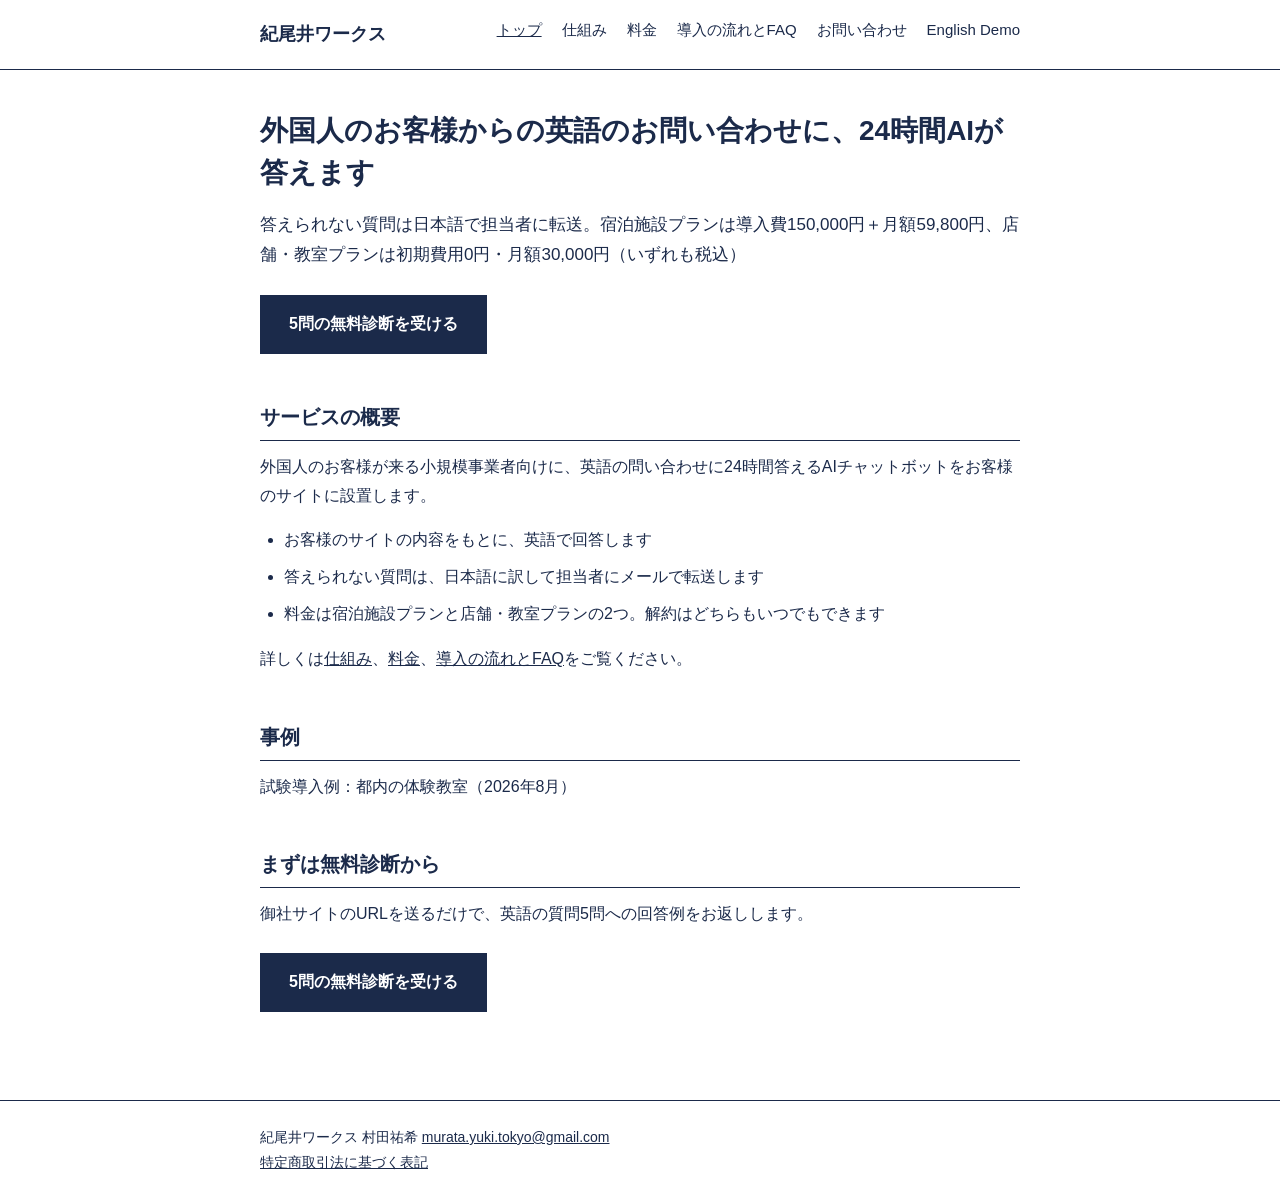
<file: index.html>
<!DOCTYPE html>
<html lang="ja">
<head>
  <meta charset="UTF-8">
  <meta name="viewport" content="width=device-width, initial-scale=1">
  <title>紀尾井ワークス｜外国人のお客様からの英語のお問い合わせに、24時間AIが答えます</title>
  <meta name="description" content="外国人のお客様が来る宿泊施設・店舗・教室向けに、英語の問い合わせに24時間答えるAIチャットボットを設置します。宿泊施設プランは導入費150,000円＋月額59,800円、店舗・教室プランは初期費用0円・月額30,000円（税込）。">
  <link rel="stylesheet" href="css/style.css">
  <script type="application/ld+json">
  {
    "@context": "https://schema.org",
    "@type": "Service",
    "name": "英語問い合わせ対応AIチャットボット",
    "provider": {
      "@type": "Organization",
      "name": "紀尾井ワークス",
      "email": "murata.yuki.tokyo@gmail.com"
    },
    "areaServed": "JP",
    "offers": [
      {
        "@type": "Offer",
        "name": "宿泊施設プラン",
        "description": "導入費150,000円（税込）＋月額59,800円（税込）。解約はいつでも可能。",
        "priceCurrency": "JPY",
        "priceSpecification": [
          {
            "@type": "UnitPriceSpecification",
            "name": "導入費",
            "price": "150000",
            "priceCurrency": "JPY",
            "valueAddedTaxIncluded": true
          },
          {
            "@type": "UnitPriceSpecification",
            "name": "月額",
            "price": "59800",
            "priceCurrency": "JPY",
            "valueAddedTaxIncluded": true,
            "billingIncrement": 1,
            "unitCode": "MON"
          }
        ]
      },
      {
        "@type": "Offer",
        "name": "店舗・教室プラン",
        "description": "初期費用0円・月額30,000円（税込）。解約はいつでも可能。",
        "priceCurrency": "JPY",
        "priceSpecification": [
          {
            "@type": "UnitPriceSpecification",
            "name": "初期費用",
            "price": "0",
            "priceCurrency": "JPY",
            "valueAddedTaxIncluded": true
          },
          {
            "@type": "UnitPriceSpecification",
            "name": "月額",
            "price": "30000",
            "priceCurrency": "JPY",
            "valueAddedTaxIncluded": true,
            "billingIncrement": 1,
            "unitCode": "MON"
          }
        ]
      }
    ]
  }
  </script>
</head>
<body>
<header class="site-header">
  <div class="container">
    <a class="site-name" href="index.html">紀尾井ワークス</a>
    <nav class="site-nav" aria-label="サイト内メニュー">
      <ul>
        <li><a href="index.html" aria-current="page">トップ</a></li>
        <li><a href="how.html">仕組み</a></li>
        <li><a href="price.html">料金</a></li>
        <li><a href="flow.html">導入の流れとFAQ</a></li>
        <li><a href="contact.html">お問い合わせ</a></li>
        <li><a href="en/index.html">English Demo</a></li>
      </ul>
    </nav>
  </div>
</header>

<main>
  <div class="container">
    <h1>外国人のお客様からの英語のお問い合わせに、24時間AIが答えます</h1>
    <p class="lead">答えられない質問は日本語で担当者に転送。宿泊施設プランは導入費150,000円＋月額59,800円、店舗・教室プランは初期費用0円・月額30,000円（いずれも税込）</p>
    <div class="button-area">
      <a class="button" href="contact.html">5問の無料診断を受ける</a>
    </div>

    <h2>サービスの概要</h2>
    <p>外国人のお客様が来る小規模事業者向けに、英語の問い合わせに24時間答えるAIチャットボットをお客様のサイトに設置します。</p>
    <ul>
      <li>お客様のサイトの内容をもとに、英語で回答します</li>
      <li>答えられない質問は、日本語に訳して担当者にメールで転送します</li>
      <li>料金は宿泊施設プランと店舗・教室プランの2つ。解約はどちらもいつでもできます</li>
    </ul>
    <p>詳しくは<a href="how.html">仕組み</a>、<a href="price.html">料金</a>、<a href="flow.html">導入の流れとFAQ</a>をご覧ください。</p>

    <h2>事例</h2>
    <p>試験導入例：都内の体験教室（2026年8月）</p>

    <h2>まずは無料診断から</h2>
    <p>御社サイトのURLを送るだけで、英語の質問5問への回答例をお返しします。</p>
    <div class="button-area">
      <a class="button" href="contact.html">5問の無料診断を受ける</a>
    </div>
  </div>
</main>

<footer class="site-footer">
  <div class="container">
    <p>紀尾井ワークス 村田祐希 <a href="mailto:murata.yuki.tokyo@gmail.com">murata.yuki.tokyo@gmail.com</a></p>
    <p><a href="tokushoho.html">特定商取引法に基づく表記</a></p>
  </div>
</footer>
</body>
</html>
</file>
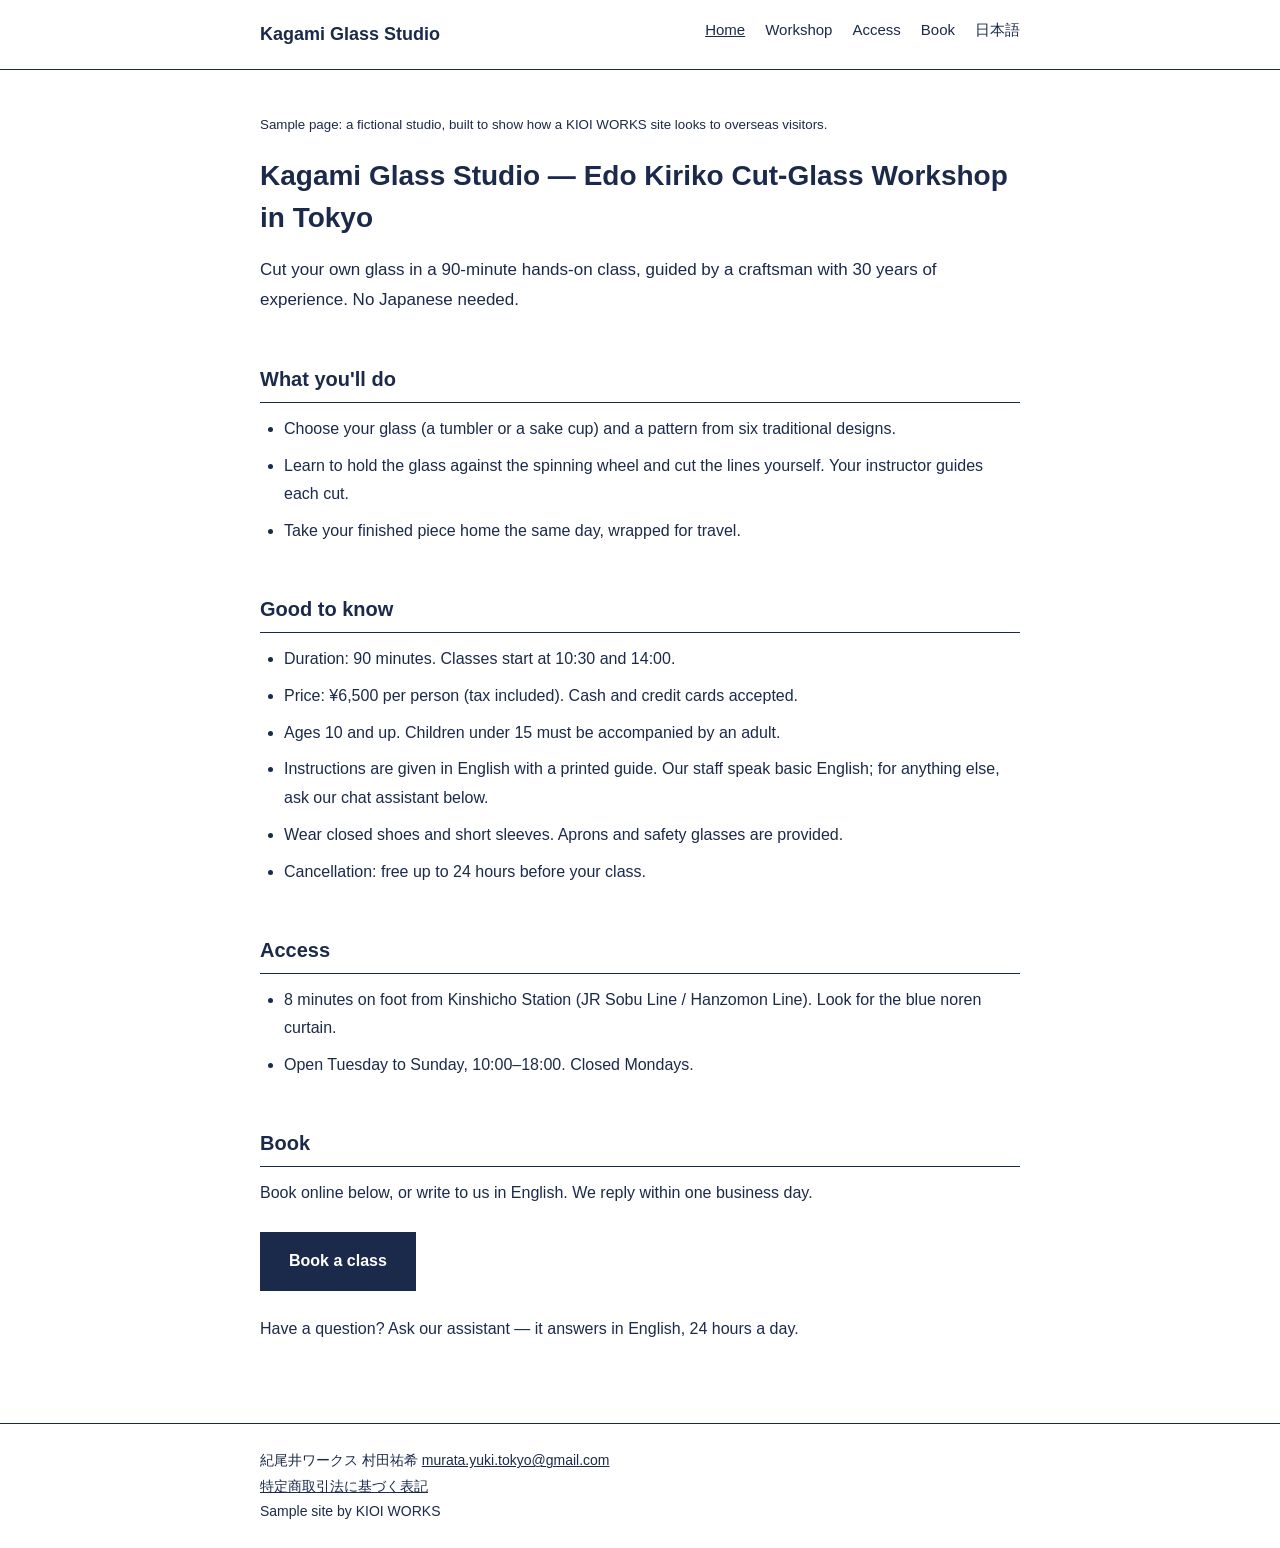
<file: en/index.html>
<!DOCTYPE html>
<html lang="en">
<head>
  <meta charset="UTF-8">
  <meta name="viewport" content="width=device-width, initial-scale=1">
  <title>Kagami Glass Studio — Edo Kiriko Cut-Glass Workshop in Tokyo</title>
  <meta name="description" content="Sample page by KIOI WORKS: a fictional Edo Kiriko cut-glass workshop in Tokyo, built to show how a site looks to overseas visitors.">
  <link rel="stylesheet" href="../css/style.css">
</head>
<body>
<header class="site-header">
  <div class="container">
    <a class="site-name" href="index.html">Kagami Glass Studio</a>
    <nav class="site-nav" aria-label="Site menu">
      <ul>
        <li><a href="index.html" aria-current="page">Home</a></li>
        <li><a href="#workshop">Workshop</a></li>
        <li><a href="#access">Access</a></li>
        <li><a href="#book">Book</a></li>
        <li><a href="../index.html" lang="ja">日本語</a></li>
      </ul>
    </nav>
  </div>
</header>

<main>
  <div class="container">
    <p><small>Sample page: a fictional studio, built to show how a KIOI WORKS site looks to overseas visitors.</small></p>

    <h1>Kagami Glass Studio — Edo Kiriko Cut-Glass Workshop in Tokyo</h1>
    <p class="lead">Cut your own glass in a 90-minute hands-on class, guided by a craftsman with 30 years of experience. No Japanese needed.</p>

    <h2 id="workshop">What you'll do</h2>
    <ul>
      <li>Choose your glass (a tumbler or a sake cup) and a pattern from six traditional designs.</li>
      <li>Learn to hold the glass against the spinning wheel and cut the lines yourself. Your instructor guides each cut.</li>
      <li>Take your finished piece home the same day, wrapped for travel.</li>
    </ul>

    <h2>Good to know</h2>
    <ul>
      <li>Duration: 90 minutes. Classes start at 10:30 and 14:00.</li>
      <li>Price: ¥6,500 per person (tax included). Cash and credit cards accepted.</li>
      <li>Ages 10 and up. Children under 15 must be accompanied by an adult.</li>
      <li>Instructions are given in English with a printed guide. Our staff speak basic English; for anything else, ask our chat assistant below.</li>
      <li>Wear closed shoes and short sleeves. Aprons and safety glasses are provided.</li>
      <li>Cancellation: free up to 24 hours before your class.</li>
    </ul>

    <h2 id="access">Access</h2>
    <ul>
      <li>8 minutes on foot from Kinshicho Station (JR Sobu Line / Hanzomon Line). Look for the blue noren curtain.</li>
      <li>Open Tuesday to Sunday, 10:00–18:00. Closed Mondays.</li>
    </ul>

    <h2 id="book">Book</h2>
    <p>Book online below, or write to us in English. We reply within one business day.</p>
    <div class="button-area">
      <a class="button" href="#book">Book a class</a>
    </div>

    <p>Have a question? Ask our assistant — it answers in English, 24 hours a day.</p>
    <script src="https://wasako-demo.onrender.com/embed.js" data-shop="kagami"></script>
  </div>
</main>

<footer class="site-footer">
  <div class="container">
    <p>紀尾井ワークス 村田祐希 <a href="mailto:murata.yuki.tokyo@gmail.com">murata.yuki.tokyo@gmail.com</a></p>
    <p><a href="../tokushoho.html">特定商取引法に基づく表記</a></p>
    <p>Sample site by KIOI WORKS</p>
  </div>
</footer>
</body>
</html>
</file>
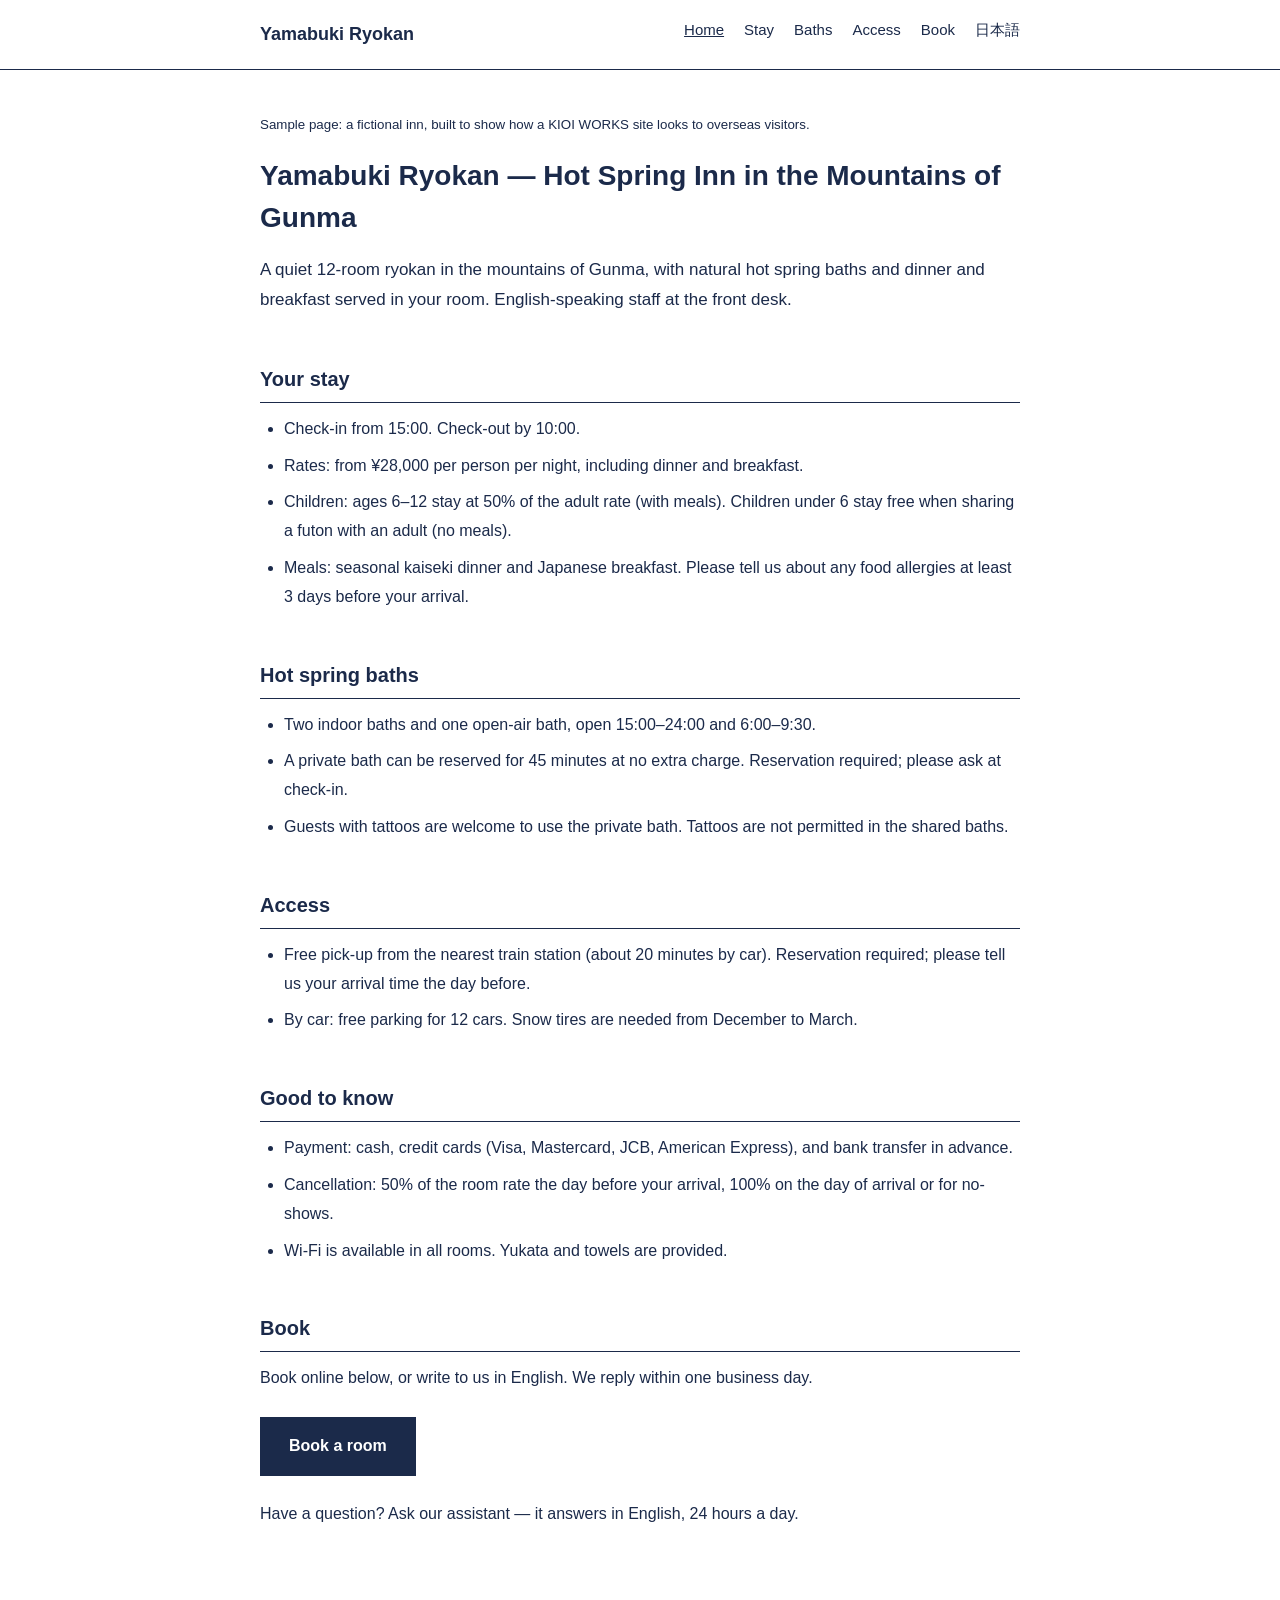
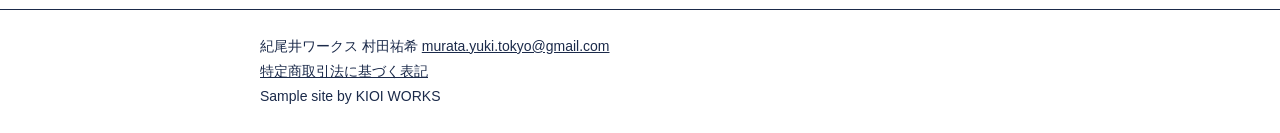
<file: en/ryokan/index.html>
<!DOCTYPE html>
<html lang="en">
<head>
  <meta charset="UTF-8">
  <meta name="viewport" content="width=device-width, initial-scale=1">
  <title>Yamabuki Ryokan — Hot Spring Inn in the Mountains of Gunma</title>
  <meta name="description" content="Sample page by KIOI WORKS: a fictional 12-room hot spring ryokan in the mountains of Gunma, built to show how a site looks to overseas visitors.">
  <link rel="stylesheet" href="../../css/style.css">
</head>
<body>
<header class="site-header">
  <div class="container">
    <a class="site-name" href="index.html">Yamabuki Ryokan</a>
    <nav class="site-nav" aria-label="Site menu">
      <ul>
        <li><a href="index.html" aria-current="page">Home</a></li>
        <li><a href="#stay">Stay</a></li>
        <li><a href="#baths">Baths</a></li>
        <li><a href="#access">Access</a></li>
        <li><a href="#book">Book</a></li>
        <li><a href="../../index.html" lang="ja">日本語</a></li>
      </ul>
    </nav>
  </div>
</header>

<main>
  <div class="container">
    <p><small>Sample page: a fictional inn, built to show how a KIOI WORKS site looks to overseas visitors.</small></p>

    <h1>Yamabuki Ryokan — Hot Spring Inn in the Mountains of Gunma</h1>
    <p class="lead">A quiet 12-room ryokan in the mountains of Gunma, with natural hot spring baths and dinner and breakfast served in your room. English-speaking staff at the front desk.</p>

    <h2 id="stay">Your stay</h2>
    <ul>
      <li>Check-in from 15:00. Check-out by 10:00.</li>
      <li>Rates: from ¥28,000 per person per night, including dinner and breakfast.</li>
      <li>Children: ages 6–12 stay at 50% of the adult rate (with meals). Children under 6 stay free when sharing a futon with an adult (no meals).</li>
      <li>Meals: seasonal kaiseki dinner and Japanese breakfast. Please tell us about any food allergies at least 3 days before your arrival.</li>
    </ul>

    <h2 id="baths">Hot spring baths</h2>
    <ul>
      <li>Two indoor baths and one open-air bath, open 15:00–24:00 and 6:00–9:30.</li>
      <li>A private bath can be reserved for 45 minutes at no extra charge. Reservation required; please ask at check-in.</li>
      <li>Guests with tattoos are welcome to use the private bath. Tattoos are not permitted in the shared baths.</li>
    </ul>

    <h2 id="access">Access</h2>
    <ul>
      <li>Free pick-up from the nearest train station (about 20 minutes by car). Reservation required; please tell us your arrival time the day before.</li>
      <li>By car: free parking for 12 cars. Snow tires are needed from December to March.</li>
    </ul>

    <h2>Good to know</h2>
    <ul>
      <li>Payment: cash, credit cards (Visa, Mastercard, JCB, American Express), and bank transfer in advance.</li>
      <li>Cancellation: 50% of the room rate the day before your arrival, 100% on the day of arrival or for no-shows.</li>
      <li>Wi-Fi is available in all rooms. Yukata and towels are provided.</li>
    </ul>

    <h2 id="book">Book</h2>
    <p>Book online below, or write to us in English. We reply within one business day.</p>
    <div class="button-area">
      <a class="button" href="#book">Book a room</a>
    </div>

    <p>Have a question? Ask our assistant — it answers in English, 24 hours a day.</p>
    <script src="https://wasako-demo.onrender.com/embed.js" data-shop="ryokan"></script>
  </div>
</main>

<footer class="site-footer">
  <div class="container">
    <p>紀尾井ワークス 村田祐希 <a href="mailto:murata.yuki.tokyo@gmail.com">murata.yuki.tokyo@gmail.com</a></p>
    <p><a href="../../tokushoho.html">特定商取引法に基づく表記</a></p>
    <p>Sample site by KIOI WORKS</p>
  </div>
</footer>
</body>
</html>
</file>
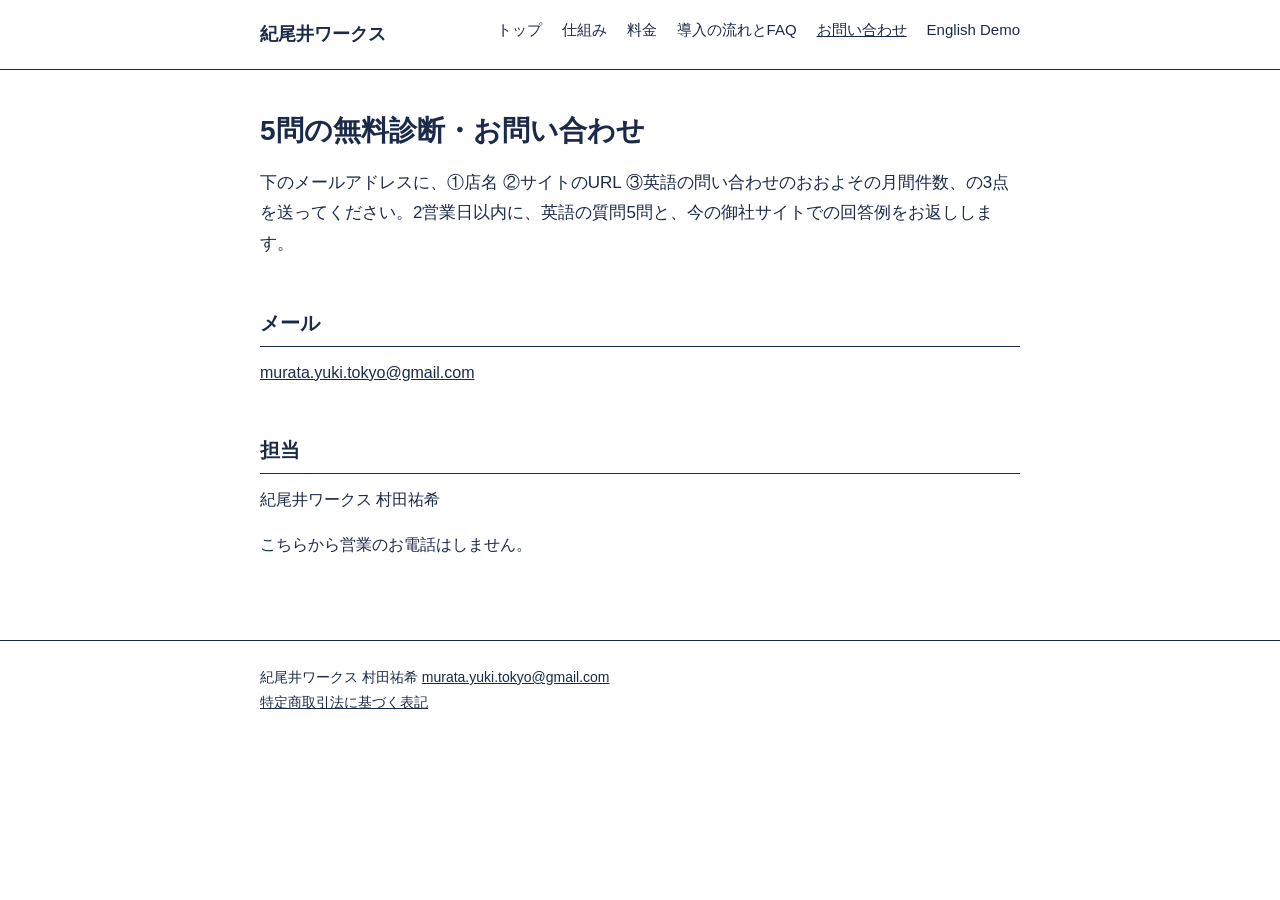
<file: contact.html>
<!DOCTYPE html>
<html lang="ja">
<head>
  <meta charset="UTF-8">
  <meta name="viewport" content="width=device-width, initial-scale=1">
  <title>お問い合わせ｜紀尾井ワークス</title>
  <meta name="description" content="5問の無料診断・お問い合わせ。メールで店名、サイトのURL、英語の問い合わせのおおよその月間件数を送ってください。2営業日以内に、英語の質問5問と今の御社サイトでの回答例をお返しします。">
  <link rel="stylesheet" href="css/style.css">
</head>
<body>
<header class="site-header">
  <div class="container">
    <a class="site-name" href="index.html">紀尾井ワークス</a>
    <nav class="site-nav" aria-label="サイト内メニュー">
      <ul>
        <li><a href="index.html">トップ</a></li>
        <li><a href="how.html">仕組み</a></li>
        <li><a href="price.html">料金</a></li>
        <li><a href="flow.html">導入の流れとFAQ</a></li>
        <li><a href="contact.html" aria-current="page">お問い合わせ</a></li>
        <li><a href="en/index.html">English Demo</a></li>
      </ul>
    </nav>
  </div>
</header>

<main>
  <div class="container">
    <h1>5問の無料診断・お問い合わせ</h1>
    <p class="lead">下のメールアドレスに、①店名 ②サイトのURL ③英語の問い合わせのおおよその月間件数、の3点を送ってください。2営業日以内に、英語の質問5問と、今の御社サイトでの回答例をお返しします。</p>

    <h2>メール</h2>
    <p><a href="mailto:murata.yuki.tokyo@gmail.com">murata.yuki.tokyo@gmail.com</a></p>

    <h2>担当</h2>
    <p>紀尾井ワークス 村田祐希</p>

    <p>こちらから営業のお電話はしません。</p>
  </div>
</main>

<footer class="site-footer">
  <div class="container">
    <p>紀尾井ワークス 村田祐希 <a href="mailto:murata.yuki.tokyo@gmail.com">murata.yuki.tokyo@gmail.com</a></p>
    <p><a href="tokushoho.html">特定商取引法に基づく表記</a></p>
  </div>
</footer>
</body>
</html>
</file>
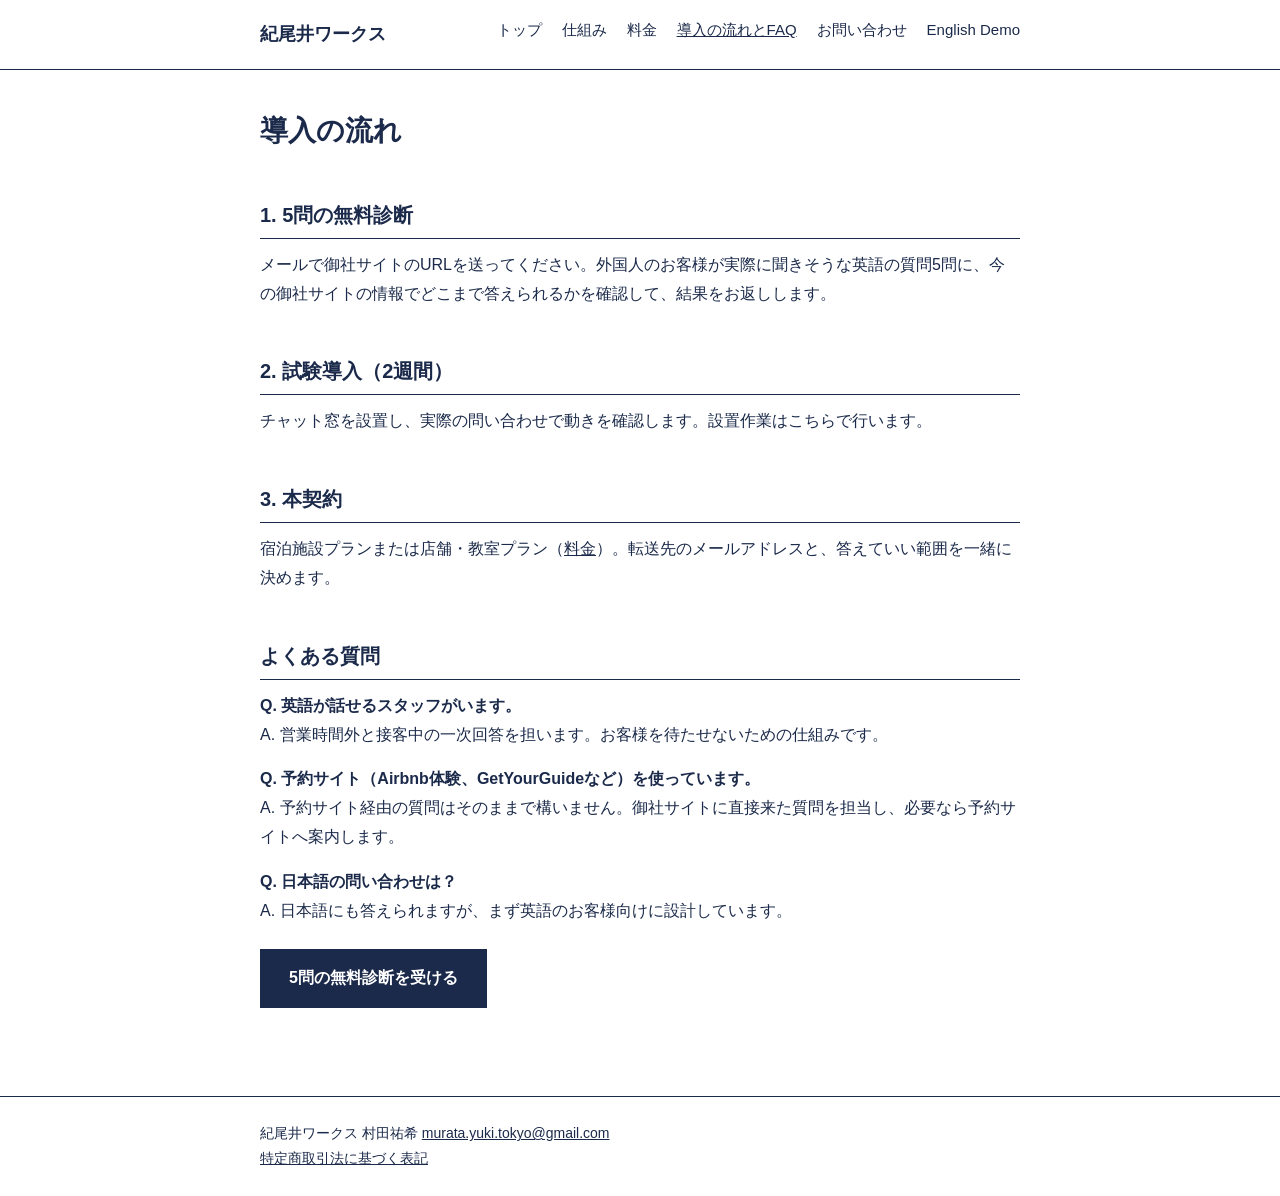
<file: flow.html>
<!DOCTYPE html>
<html lang="ja">
<head>
  <meta charset="UTF-8">
  <meta name="viewport" content="width=device-width, initial-scale=1">
  <title>導入の流れとFAQ｜紀尾井ワークス</title>
  <meta name="description" content="導入は3ステップ。メールで御社サイトのURLを送る5問の無料診断、チャット窓を設置して動きを確かめる2週間の試験導入、そして本契約。よくある質問への回答も掲載しています。">
  <link rel="stylesheet" href="css/style.css">
</head>
<body>
<header class="site-header">
  <div class="container">
    <a class="site-name" href="index.html">紀尾井ワークス</a>
    <nav class="site-nav" aria-label="サイト内メニュー">
      <ul>
        <li><a href="index.html">トップ</a></li>
        <li><a href="how.html">仕組み</a></li>
        <li><a href="price.html">料金</a></li>
        <li><a href="flow.html" aria-current="page">導入の流れとFAQ</a></li>
        <li><a href="contact.html">お問い合わせ</a></li>
        <li><a href="en/index.html">English Demo</a></li>
      </ul>
    </nav>
  </div>
</header>

<main>
  <div class="container">
    <h1>導入の流れ</h1>

    <h2>1. 5問の無料診断</h2>
    <p>メールで御社サイトのURLを送ってください。外国人のお客様が実際に聞きそうな英語の質問5問に、今の御社サイトの情報でどこまで答えられるかを確認して、結果をお返しします。</p>

    <h2>2. 試験導入（2週間）</h2>
    <p>チャット窓を設置し、実際の問い合わせで動きを確認します。設置作業はこちらで行います。</p>

    <h2>3. 本契約</h2>
    <p>宿泊施設プランまたは店舗・教室プラン（<a href="price.html">料金</a>）。転送先のメールアドレスと、答えていい範囲を一緒に決めます。</p>

    <h2>よくある質問</h2>
    <p><strong>Q. 英語が話せるスタッフがいます。</strong><br>
    A. 営業時間外と接客中の一次回答を担います。お客様を待たせないための仕組みです。</p>
    <p><strong>Q. 予約サイト（Airbnb体験、GetYourGuideなど）を使っています。</strong><br>
    A. 予約サイト経由の質問はそのままで構いません。御社サイトに直接来た質問を担当し、必要なら予約サイトへ案内します。</p>
    <p><strong>Q. 日本語の問い合わせは？</strong><br>
    A. 日本語にも答えられますが、まず英語のお客様向けに設計しています。</p>

    <div class="button-area">
      <a class="button" href="contact.html">5問の無料診断を受ける</a>
    </div>
  </div>
</main>

<footer class="site-footer">
  <div class="container">
    <p>紀尾井ワークス 村田祐希 <a href="mailto:murata.yuki.tokyo@gmail.com">murata.yuki.tokyo@gmail.com</a></p>
    <p><a href="tokushoho.html">特定商取引法に基づく表記</a></p>
  </div>
</footer>
</body>
</html>
</file>
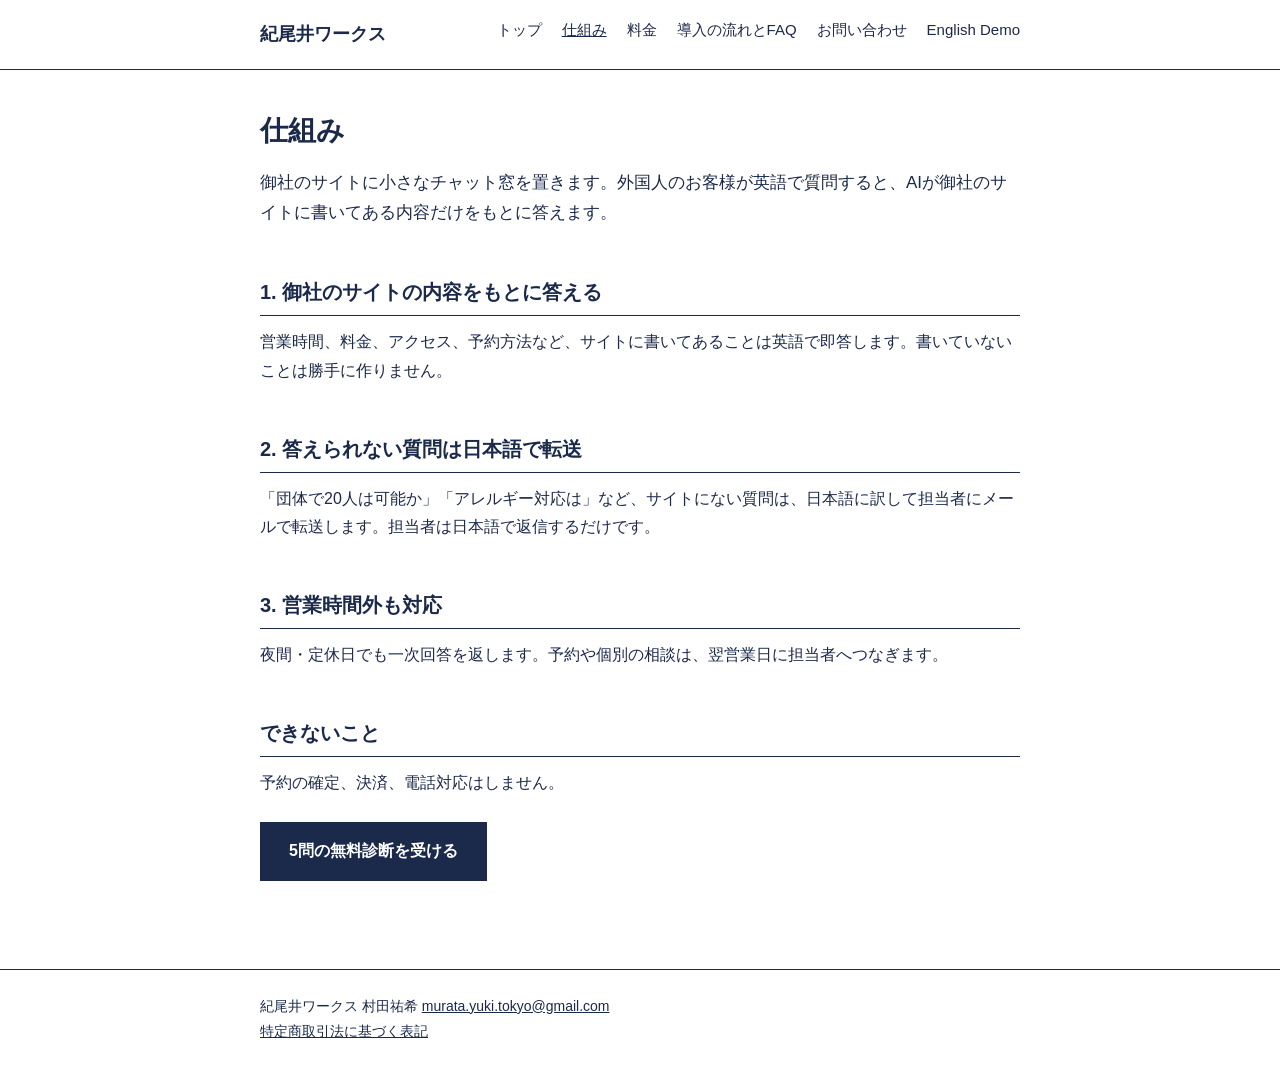
<file: how.html>
<!DOCTYPE html>
<html lang="ja">
<head>
  <meta charset="UTF-8">
  <meta name="viewport" content="width=device-width, initial-scale=1">
  <title>仕組み｜紀尾井ワークス</title>
  <meta name="description" content="御社のサイトに小さなチャット窓を置き、外国人のお客様の英語の質問に、AIが御社サイトに書いてある内容だけをもとに答えます。答えられない質問は日本語で担当者にメール転送。営業時間外も対応します。">
  <link rel="stylesheet" href="css/style.css">
</head>
<body>
<header class="site-header">
  <div class="container">
    <a class="site-name" href="index.html">紀尾井ワークス</a>
    <nav class="site-nav" aria-label="サイト内メニュー">
      <ul>
        <li><a href="index.html">トップ</a></li>
        <li><a href="how.html" aria-current="page">仕組み</a></li>
        <li><a href="price.html">料金</a></li>
        <li><a href="flow.html">導入の流れとFAQ</a></li>
        <li><a href="contact.html">お問い合わせ</a></li>
        <li><a href="en/index.html">English Demo</a></li>
      </ul>
    </nav>
  </div>
</header>

<main>
  <div class="container">
    <h1>仕組み</h1>
    <p class="lead">御社のサイトに小さなチャット窓を置きます。外国人のお客様が英語で質問すると、AIが御社のサイトに書いてある内容だけをもとに答えます。</p>

    <h2>1. 御社のサイトの内容をもとに答える</h2>
    <p>営業時間、料金、アクセス、予約方法など、サイトに書いてあることは英語で即答します。書いていないことは勝手に作りません。</p>

    <h2>2. 答えられない質問は日本語で転送</h2>
    <p>「団体で20人は可能か」「アレルギー対応は」など、サイトにない質問は、日本語に訳して担当者にメールで転送します。担当者は日本語で返信するだけです。</p>

    <h2>3. 営業時間外も対応</h2>
    <p>夜間・定休日でも一次回答を返します。予約や個別の相談は、翌営業日に担当者へつなぎます。</p>

    <h2>できないこと</h2>
    <p>予約の確定、決済、電話対応はしません。</p>

    <div class="button-area">
      <a class="button" href="contact.html">5問の無料診断を受ける</a>
    </div>
  </div>
</main>

<footer class="site-footer">
  <div class="container">
    <p>紀尾井ワークス 村田祐希 <a href="mailto:murata.yuki.tokyo@gmail.com">murata.yuki.tokyo@gmail.com</a></p>
    <p><a href="tokushoho.html">特定商取引法に基づく表記</a></p>
  </div>
</footer>
</body>
</html>
</file>
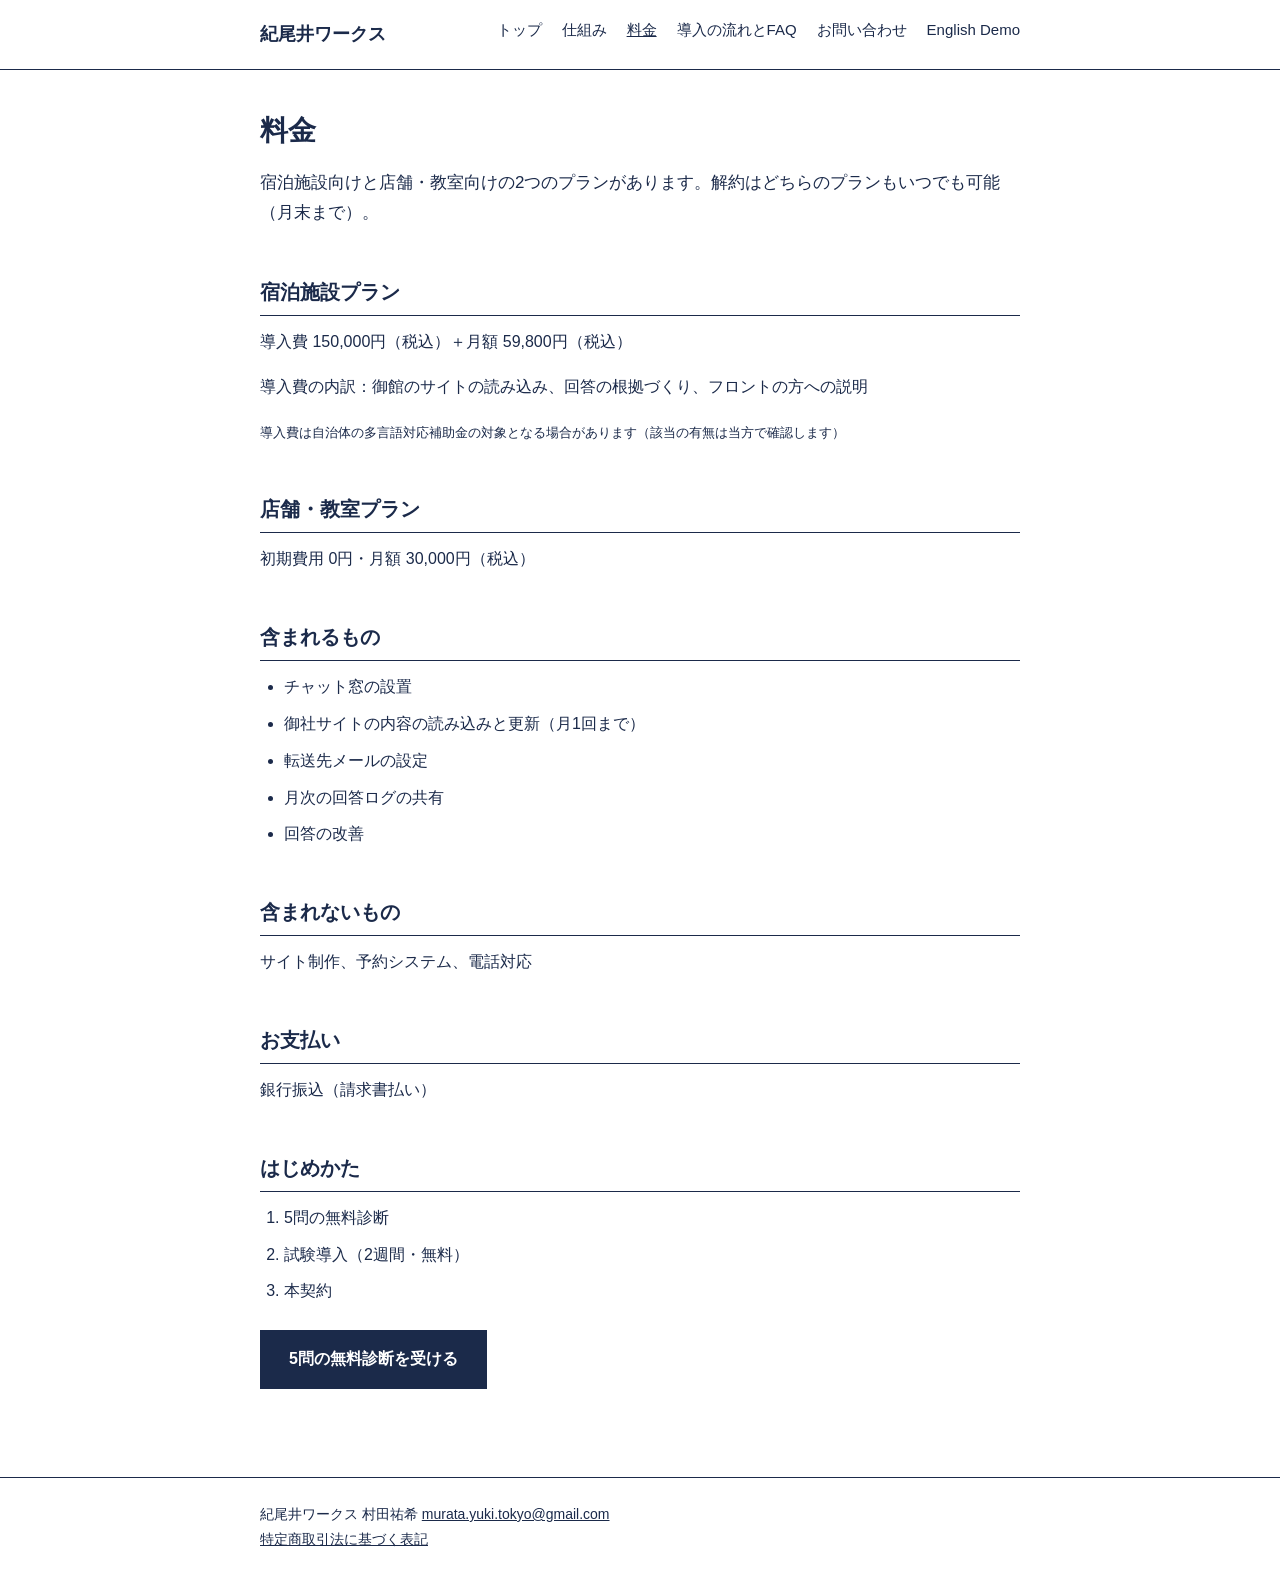
<file: price.html>
<!DOCTYPE html>
<html lang="ja">
<head>
  <meta charset="UTF-8">
  <meta name="viewport" content="width=device-width, initial-scale=1">
  <title>料金｜紀尾井ワークス</title>
  <meta name="description" content="宿泊施設プランは導入費150,000円＋月額59,800円、店舗・教室プランは初期費用0円・月額30,000円（いずれも税込）。解約はどちらもいつでも可能。チャット窓の設置、サイト内容の読み込みと更新、回答の改善を含みます。">
  <link rel="stylesheet" href="css/style.css">
</head>
<body>
<header class="site-header">
  <div class="container">
    <a class="site-name" href="index.html">紀尾井ワークス</a>
    <nav class="site-nav" aria-label="サイト内メニュー">
      <ul>
        <li><a href="index.html">トップ</a></li>
        <li><a href="how.html">仕組み</a></li>
        <li><a href="price.html" aria-current="page">料金</a></li>
        <li><a href="flow.html">導入の流れとFAQ</a></li>
        <li><a href="contact.html">お問い合わせ</a></li>
        <li><a href="en/index.html">English Demo</a></li>
      </ul>
    </nav>
  </div>
</header>

<main>
  <div class="container">
    <h1>料金</h1>
    <p class="lead">宿泊施設向けと店舗・教室向けの2つのプランがあります。解約はどちらのプランもいつでも可能（月末まで）。</p>

    <h2>宿泊施設プラン</h2>
    <p>導入費 150,000円（税込）＋月額 59,800円（税込）</p>
    <p>導入費の内訳：御館のサイトの読み込み、回答の根拠づくり、フロントの方への説明</p>
    <p><small>導入費は自治体の多言語対応補助金の対象となる場合があります（該当の有無は当方で確認します）</small></p>

    <h2>店舗・教室プラン</h2>
    <p>初期費用 0円・月額 30,000円（税込）</p>

    <h2>含まれるもの</h2>
    <ul>
      <li>チャット窓の設置</li>
      <li>御社サイトの内容の読み込みと更新（月1回まで）</li>
      <li>転送先メールの設定</li>
      <li>月次の回答ログの共有</li>
      <li>回答の改善</li>
    </ul>

    <h2>含まれないもの</h2>
    <p>サイト制作、予約システム、電話対応</p>

    <h2>お支払い</h2>
    <p>銀行振込（請求書払い）</p>

    <h2>はじめかた</h2>
    <ol>
      <li>5問の無料診断</li>
      <li>試験導入（2週間・無料）</li>
      <li>本契約</li>
    </ol>

    <div class="button-area">
      <a class="button" href="contact.html">5問の無料診断を受ける</a>
    </div>
  </div>
</main>

<footer class="site-footer">
  <div class="container">
    <p>紀尾井ワークス 村田祐希 <a href="mailto:murata.yuki.tokyo@gmail.com">murata.yuki.tokyo@gmail.com</a></p>
    <p><a href="tokushoho.html">特定商取引法に基づく表記</a></p>
  </div>
</footer>
</body>
</html>
</file>
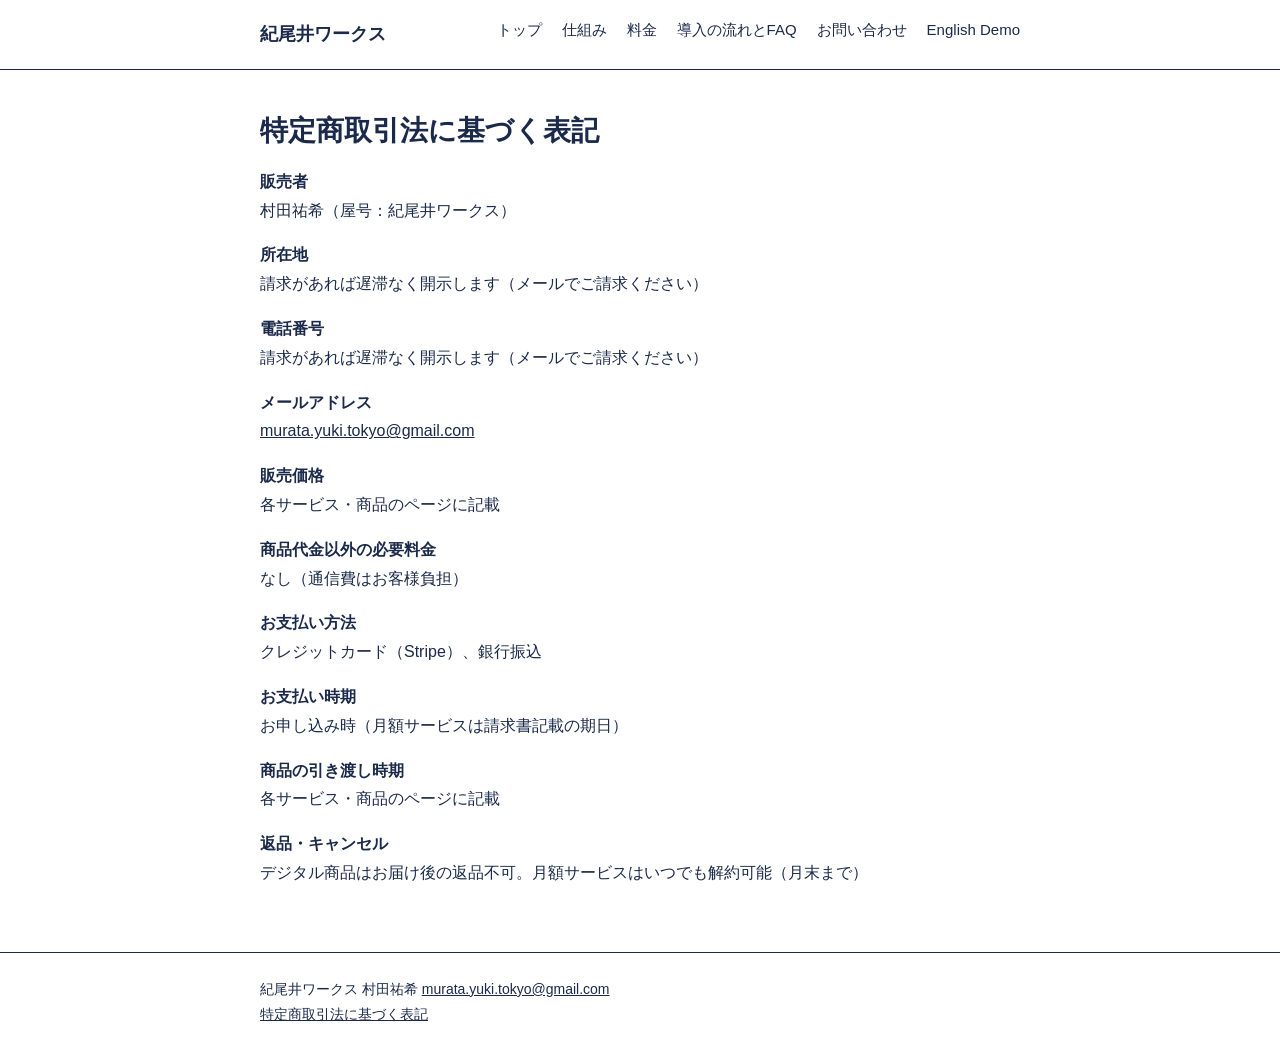
<file: tokushoho.html>
<!DOCTYPE html>
<html lang="ja">
<head>
  <meta charset="UTF-8">
  <meta name="viewport" content="width=device-width, initial-scale=1">
  <title>特定商取引法に基づく表記｜紀尾井ワークス</title>
  <link rel="stylesheet" href="css/style.css">
</head>
<body>
<header class="site-header">
  <div class="container">
    <a class="site-name" href="index.html">紀尾井ワークス</a>
    <nav class="site-nav" aria-label="サイト内メニュー">
      <ul>
        <li><a href="index.html">トップ</a></li>
        <li><a href="how.html">仕組み</a></li>
        <li><a href="price.html">料金</a></li>
        <li><a href="flow.html">導入の流れとFAQ</a></li>
        <li><a href="contact.html">お問い合わせ</a></li>
        <li><a href="en/index.html">English Demo</a></li>
      </ul>
    </nav>
  </div>
</header>

<main>
  <div class="container">
    <h1>特定商取引法に基づく表記</h1>
    <dl class="notice">
      <dt>販売者</dt>
      <dd>村田祐希（屋号：紀尾井ワークス）</dd>
      <dt>所在地</dt>
      <dd>請求があれば遅滞なく開示します（メールでご請求ください）</dd>
      <dt>電話番号</dt>
      <dd>請求があれば遅滞なく開示します（メールでご請求ください）</dd>
      <dt>メールアドレス</dt>
      <dd><a href="mailto:murata.yuki.tokyo@gmail.com">murata.yuki.tokyo@gmail.com</a></dd>
      <dt>販売価格</dt>
      <dd>各サービス・商品のページに記載</dd>
      <dt>商品代金以外の必要料金</dt>
      <dd>なし（通信費はお客様負担）</dd>
      <dt>お支払い方法</dt>
      <dd>クレジットカード（Stripe）、銀行振込</dd>
      <dt>お支払い時期</dt>
      <dd>お申し込み時（月額サービスは請求書記載の期日）</dd>
      <dt>商品の引き渡し時期</dt>
      <dd>各サービス・商品のページに記載</dd>
      <dt>返品・キャンセル</dt>
      <dd>デジタル商品はお届け後の返品不可。月額サービスはいつでも解約可能（月末まで）</dd>
    </dl>
  </div>
</main>

<footer class="site-footer">
  <div class="container">
    <p>紀尾井ワークス 村田祐希 <a href="mailto:murata.yuki.tokyo@gmail.com">murata.yuki.tokyo@gmail.com</a></p>
    <p><a href="tokushoho.html">特定商取引法に基づく表記</a></p>
  </div>
</footer>
</body>
</html>
</file>
<file: css/style.css>
/* 紀尾井ワークス 共通スタイル
   白地に濃紺（#1b2a4a）の一色。装飾なし。 */

:root {
  --navy: #1b2a4a;
  --white: #ffffff;
}

* {
  box-sizing: border-box;
}

html {
  font-size: 16px;
  -webkit-text-size-adjust: 100%;
}

body {
  margin: 0;
  font-family: -apple-system, BlinkMacSystemFont, "Helvetica Neue", "Hiragino Sans", "Hiragino Kaku Gothic ProN", "Yu Gothic", Meiryo, sans-serif;
  color: var(--navy);
  background: var(--white);
  line-height: 1.8;
  word-break: normal;
  overflow-wrap: anywhere;
}

a {
  color: var(--navy);
}

img {
  max-width: 100%;
  height: auto;
}

/* 共通の横幅 */
.container {
  max-width: 800px;
  margin: 0 auto;
  padding: 0 20px;
}

/* ヘッダー */
.site-header {
  border-bottom: 1px solid var(--navy);
}

.site-header .container {
  display: flex;
  flex-wrap: wrap;
  align-items: center;
  justify-content: space-between;
  gap: 8px 24px;
  padding-top: 16px;
  padding-bottom: 16px;
}

.site-name {
  font-size: 1.125rem;
  font-weight: bold;
  text-decoration: none;
  white-space: nowrap;
}

.site-nav ul {
  list-style: none;
  margin: 0;
  padding: 0;
  display: flex;
  flex-wrap: wrap;
  gap: 4px 20px;
}

.site-nav a {
  text-decoration: none;
  font-size: 0.9375rem;
}

.site-nav a:hover,
.site-nav a[aria-current="page"] {
  text-decoration: underline;
}

/* 本文 */
main {
  padding: 40px 0 64px;
}

h1 {
  font-size: 1.75rem;
  line-height: 1.5;
  margin: 0 0 16px;
}

h2 {
  font-size: 1.25rem;
  line-height: 1.5;
  margin: 48px 0 12px;
  padding-bottom: 8px;
  border-bottom: 1px solid var(--navy);
}

p {
  margin: 0 0 16px;
}

ul, ol {
  margin: 0 0 16px;
  padding-left: 1.5em;
}

li {
  margin-bottom: 8px;
}

.lead {
  font-size: 1.0625rem;
  margin-bottom: 24px;
}

/* ボタン */
.button {
  display: inline-block;
  padding: 14px 28px;
  background: var(--navy);
  color: var(--white);
  text-decoration: none;
  font-weight: bold;
  border: 1px solid var(--navy);
}

.button:hover {
  background: var(--white);
  color: var(--navy);
}

.button-area {
  margin: 24px 0;
}

/* フッター */
.site-footer {
  border-top: 1px solid var(--navy);
  font-size: 0.875rem;
}

.site-footer .container {
  padding-top: 24px;
  padding-bottom: 24px;
}

.site-footer p {
  margin: 0;
}

/* スマホ */
@media (max-width: 600px) {
  h1 {
    font-size: 1.375rem;
  }

  h2 {
    font-size: 1.125rem;
  }

  .button {
    display: block;
    text-align: center;
  }
}

/* 特定商取引法に基づく表記 */
.notice {
  margin: 0;
}

.notice dt {
  font-weight: bold;
  margin-top: 16px;
}

.notice dd {
  margin: 0;
}
</file>
